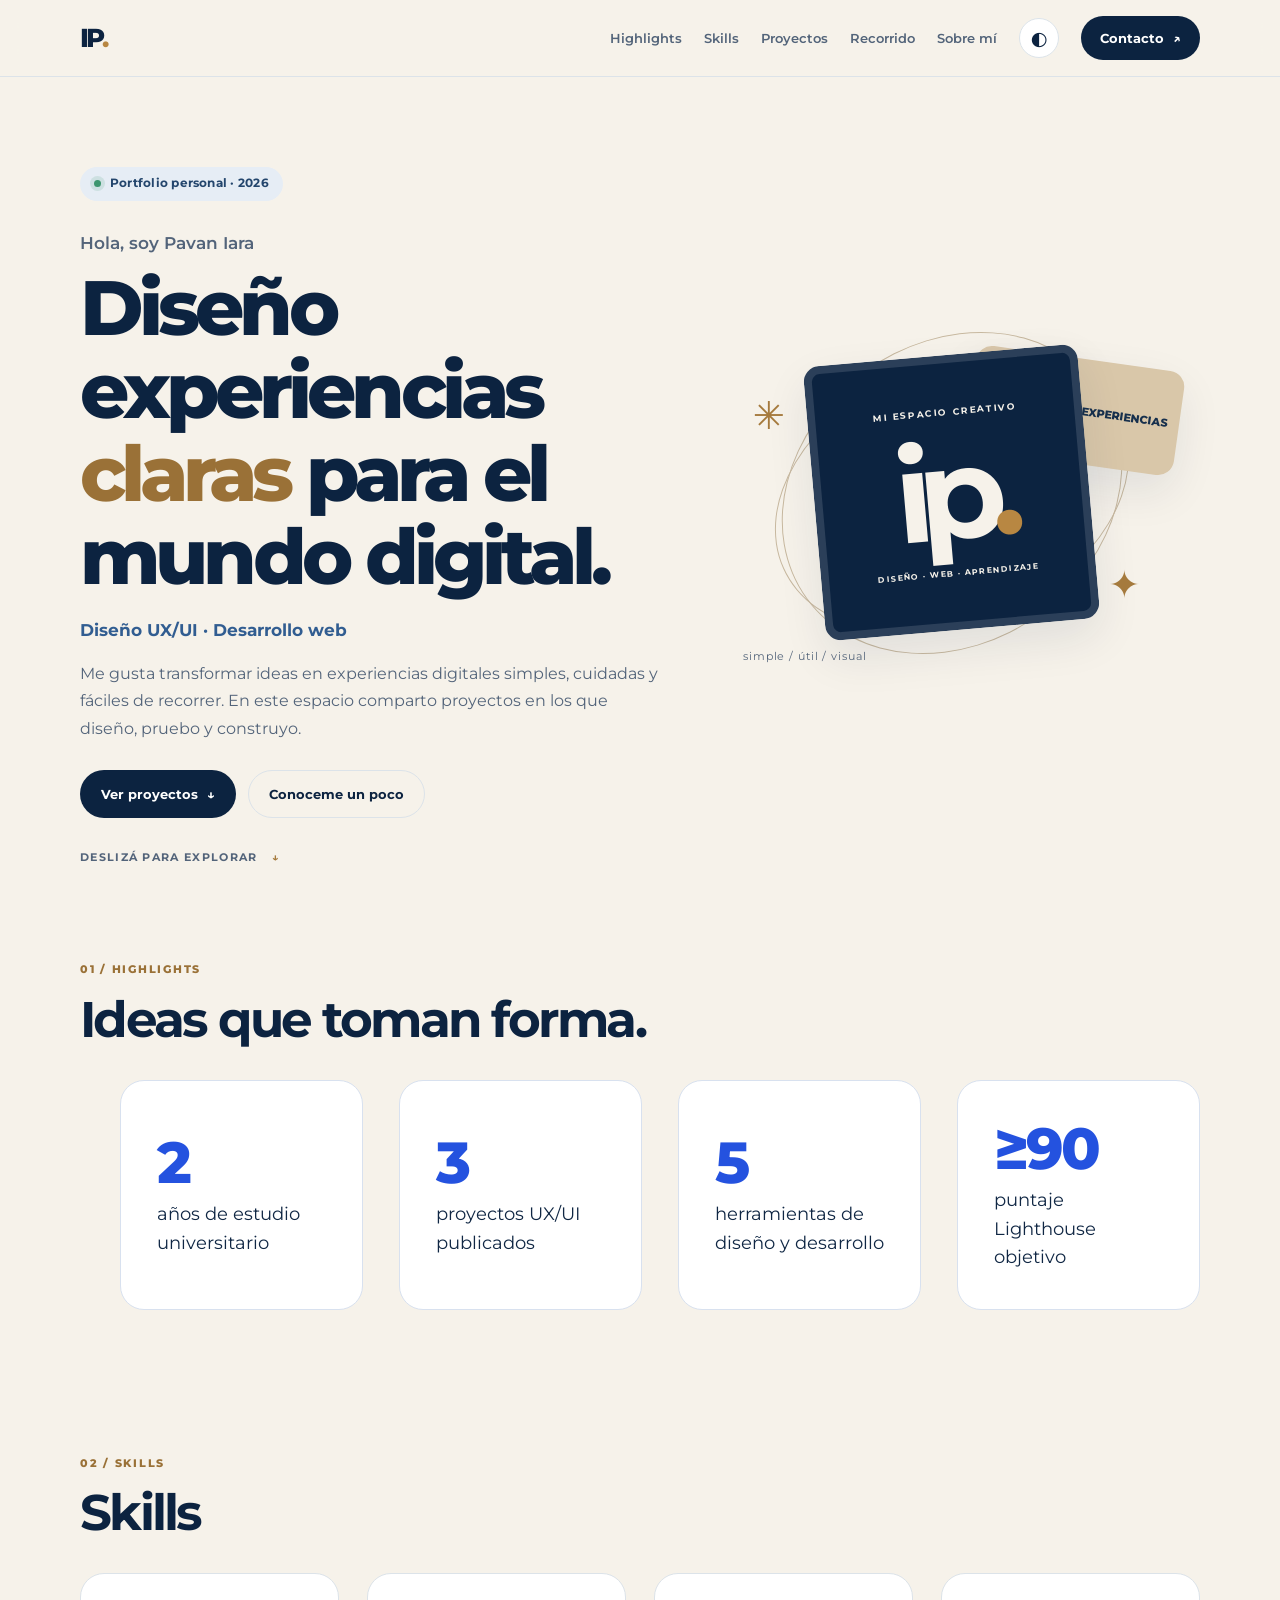
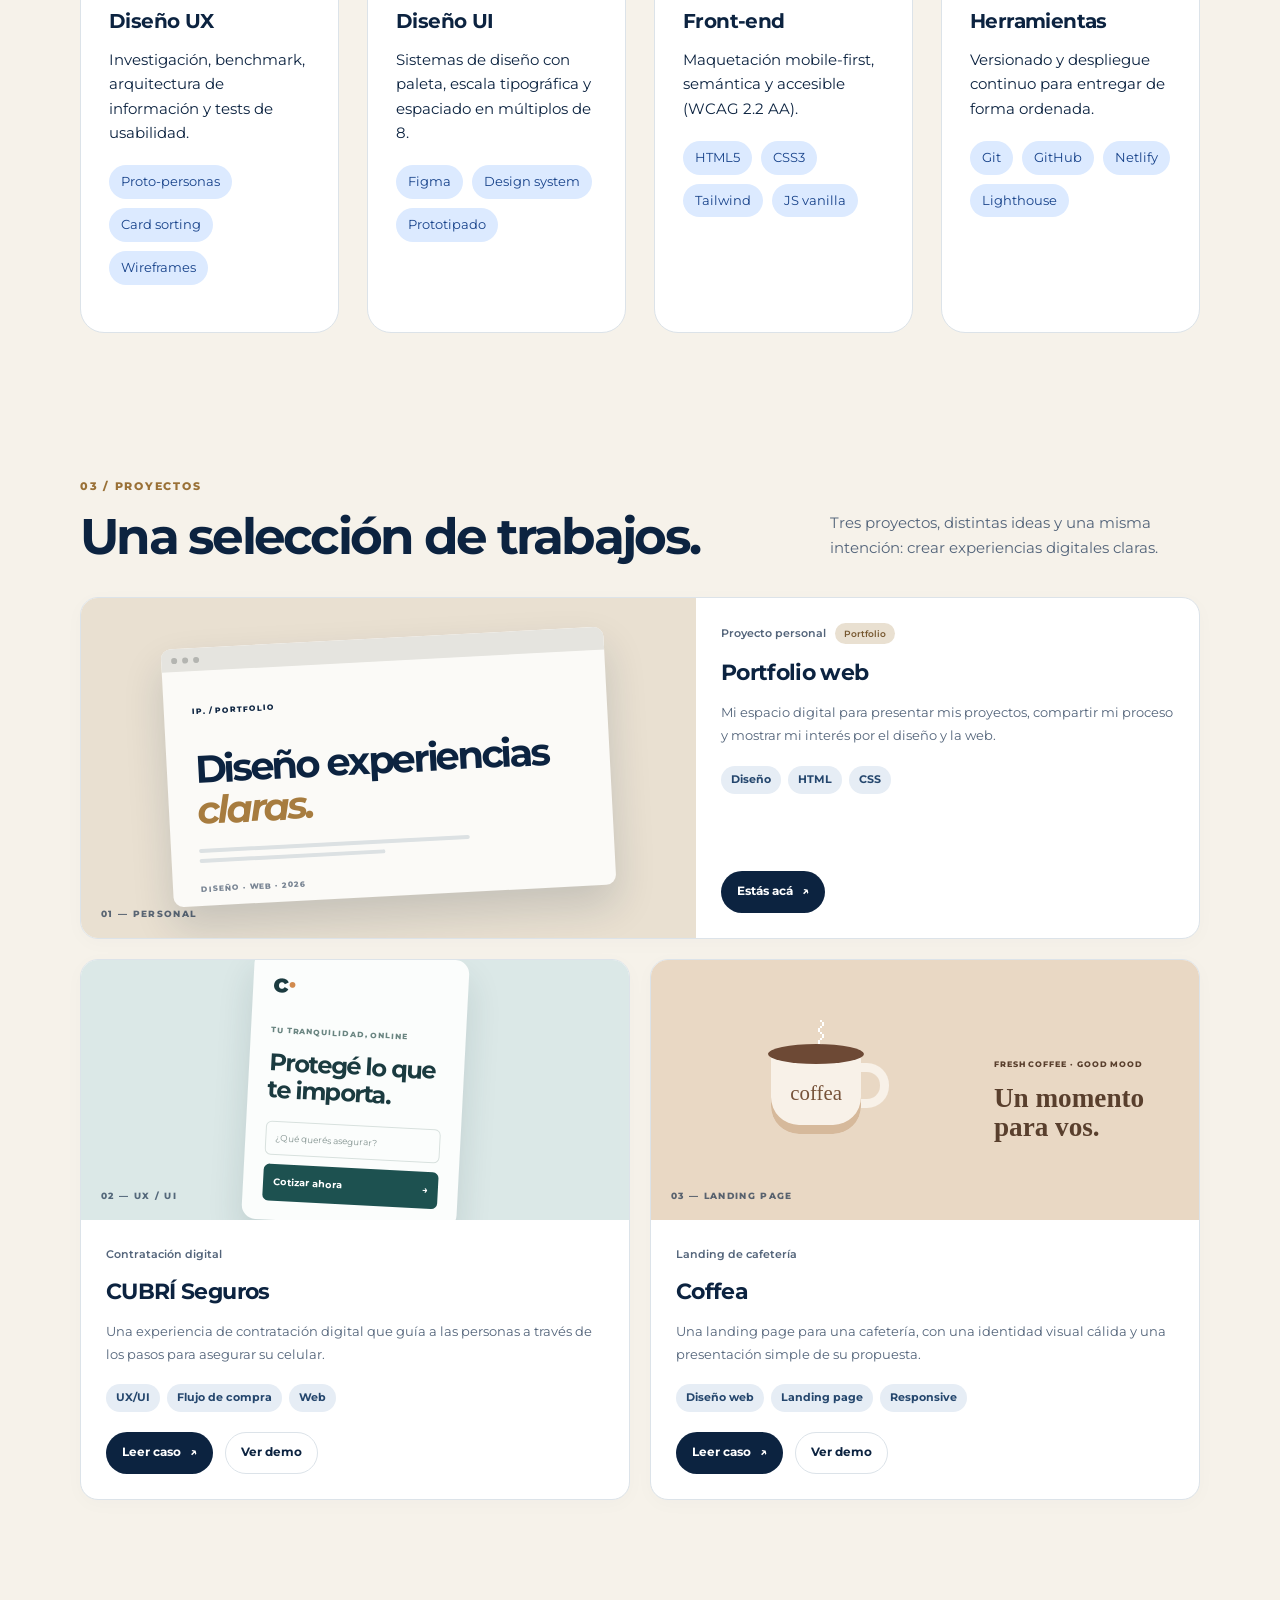
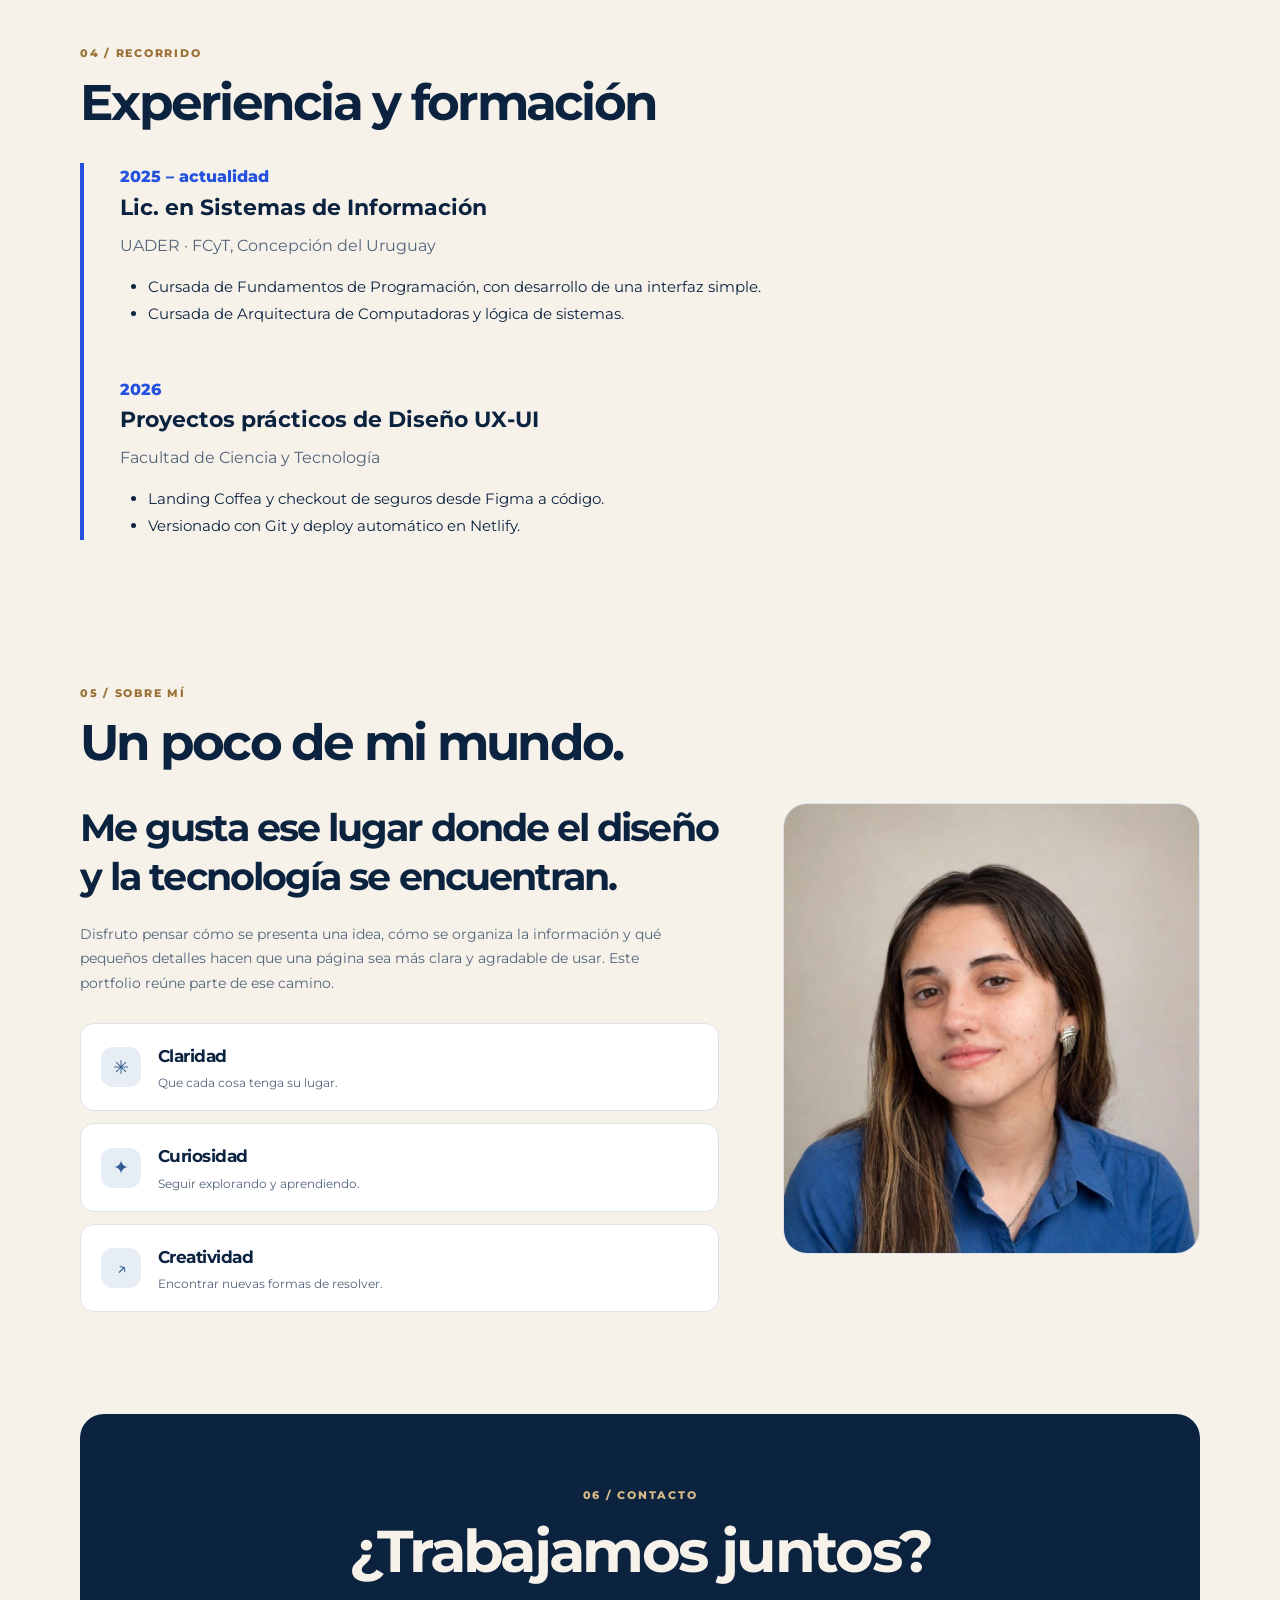
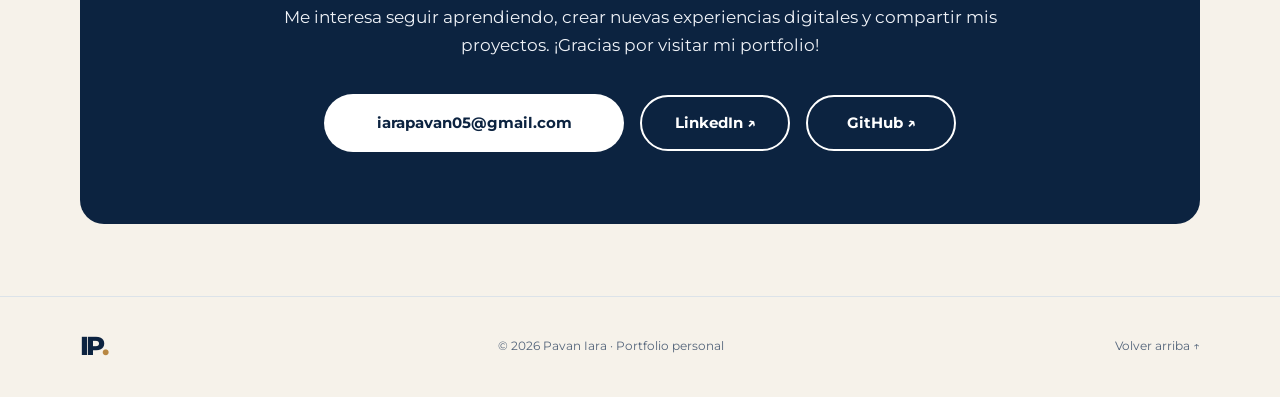
<file: index.html>
<!doctype html>
<html lang="es" data-theme="light">
<head>
  <meta charset="utf-8">
  <meta name="viewport" content="width=device-width, initial-scale=1">
  <meta name="description" content="Portfolio de Pavan Iara. Proyectos de diseño digital, UX/UI y desarrollo web.">
  <meta name="theme-color" content="#f6f2ea">
  <title>Pavan Iara · Diseño digital & Web</title>
  <link rel="preconnect" href="https://fonts.googleapis.com">
  <link rel="preconnect" href="https://fonts.gstatic.com" crossorigin>
  <link href="https://fonts.googleapis.com/css2?family=Montserrat:wght@400;500;600;700;800&display=swap" rel="stylesheet">
  <link rel="stylesheet" href="styles.css">
  <script>
    (() => {
      try {
        const saved = localStorage.getItem('theme');
        const preferred = matchMedia('(prefers-color-scheme: dark)').matches ? 'dark' : 'light';
        document.documentElement.dataset.theme = saved || preferred;
      } catch (_) {}
    })();
  </script>
  <script src="script.js" defer></script>
</head>
<body>
  <a class="skip" href="#main">Saltar al contenido</a>
  <header class="site-header">
    <div class="container bar">
      <a class="logo" href="#top" aria-label="Pavan Iara, inicio">IP<span>.</span></a>
      <button class="menu-btn" type="button" aria-expanded="false" aria-controls="nav" aria-label="Abrir menú">☰</button>
      <nav class="nav" id="nav" aria-label="Navegación principal">
        <ul>
          <li><a href="#highlights">Highlights</a></li>
          <li><a href="#skills">Skills</a></li>
          <li><a href="#projects">Proyectos</a></li>
          <li><a href="#journey">Recorrido</a></li>
          <li><a href="#about">Sobre mí</a></li>
          <li><button class="theme-btn" type="button" aria-label="Cambiar tema" aria-pressed="false">◐</button></li>
          <li><a class="btn btn-primary nav-cta" href="#contact">Contacto <span aria-hidden="true">↗</span></a></li>
        </ul>
      </nav>
    </div>
  </header>

  <main id="main">
    <section class="hero container" id="top">
      <div class="hero-copy">
        <p class="badge"><span class="status-dot"></span> Portfolio personal · 2026</p>
        <p class="eyebrow">Hola, soy Pavan Iara</p>
        <h1>Diseño experiencias <em>claras</em> para el mundo digital.</h1>
        <p class="role">Diseño UX/UI · Desarrollo web</p>
        <p class="lead">Me gusta transformar ideas en experiencias digitales simples, cuidadas y fáciles de recorrer. En este espacio comparto proyectos en los que diseño, pruebo y construyo.</p>
        <div class="actions">
          <a class="btn btn-primary" href="#projects">Ver proyectos <span aria-hidden="true">↓</span></a>
          <a class="btn btn-secondary" href="#about">Conoceme un poco</a>
        </div>
      </div>
      <div class="hero-art" aria-label="Composición gráfica con las iniciales IP">
        <div class="art-orbit orbit-one"></div><div class="art-orbit orbit-two"></div>
        <div class="art-card art-card-back"><span>IDEAS</span><b>→</b><span>EXPERIENCIAS</span></div>
        <div class="art-card art-card-main"><span class="art-kicker">MI ESPACIO CREATIVO</span><strong>ip<span>.</span></strong><span class="art-bottom">DISEÑO · WEB · APRENDIZAJE</span></div>
        <span class="spark spark-one">✳</span><span class="spark spark-two">✦</span>
        <span class="art-note">simple / útil / visual</span>
      </div>
      <a class="scroll-cue" href="#highlights">Deslizá para explorar <span aria-hidden="true">↓</span></a>
    </section>

    <section class="container section" id="highlights" aria-labelledby="highlights-title">
      <div class="section-heading"><p class="section-index">01 / HIGHLIGHTS</p><h2 id="highlights-title">Ideas que toman forma.</h2></div>
      <ul class="grid metrics">
        <li class="card metric"><span class="num">2</span><span>años de estudio universitario</span></li>
        <li class="card metric"><span class="num">3</span><span>proyectos UX/UI publicados</span></li>
        <li class="card metric"><span class="num">5</span><span>herramientas de diseño y desarrollo</span></li>
        <li class="card metric"><span class="num">≥90</span><span>puntaje Lighthouse objetivo</span></li>
      </ul>
    </section>

    <section class="container section" id="skills" aria-labelledby="skills-title">
      <div class="section-heading"><p class="section-index">02 / SKILLS</p><h2 id="skills-title">Skills</h2></div>
      <div class="grid skills-reference">
        <article class="card skill-card"><h3>Diseño UX</h3><p>Investigación, benchmark, arquitectura de información y tests de usabilidad.</p><ul class="chips"><li>Proto-personas</li><li>Card sorting</li><li>Wireframes</li></ul></article>
        <article class="card skill-card"><h3>Diseño UI</h3><p>Sistemas de diseño con paleta, escala tipográfica y espaciado en múltiplos de 8.</p><ul class="chips"><li>Figma</li><li>Design system</li><li>Prototipado</li></ul></article>
        <article class="card skill-card"><h3>Front-end</h3><p>Maquetación mobile-first, semántica y accesible (WCAG 2.2 AA).</p><ul class="chips"><li>HTML5</li><li>CSS3</li><li>Tailwind</li><li>JS vanilla</li></ul></article>
        <article class="card skill-card"><h3>Herramientas</h3><p>Versionado y despliegue continuo para entregar de forma ordenada.</p><ul class="chips"><li>Git</li><li>GitHub</li><li>Netlify</li><li>Lighthouse</li></ul></article>
      </div>
    </section>

    <section class="container section" id="projects" aria-labelledby="projects-title">
      <div class="section-heading projects-heading"><div><p class="section-index">03 / PROYECTOS</p><h2 id="projects-title">Una selección de trabajos.</h2></div><p class="section-intro">Tres proyectos, distintas ideas y una misma intención: crear experiencias digitales claras.</p></div>
      <div class="grid project-grid">
        <article class="card project project-featured">
          <a class="project-visual visual-portfolio" href="#top" aria-label="Ver este portfolio"><div class="visual-window"><div class="window-bar"><i></i><i></i><i></i></div><div class="window-content"><span>IP. / PORTFOLIO</span><b>Diseño experiencias<br><em>claras.</em></b><div class="window-lines"><i></i><i></i></div><small>DISEÑO · WEB · 2026</small></div></div><span class="visual-tag">01 — PERSONAL</span></a>
          <div class="project-body"><p class="meta">Proyecto personal <span class="badge-new">Portfolio</span></p><h3>Portfolio web</h3><p>Mi espacio digital para presentar mis proyectos, compartir mi proceso y mostrar mi interés por el diseño y la web.</p><ul class="chips"><li>Diseño</li><li>HTML</li><li>CSS</li></ul><div class="actions"><a class="btn btn-primary" href="#top">Estás acá <span aria-hidden="true">↗</span></a></div></div>
        </article>
        <article class="card project">
          <a class="project-visual visual-insurance" href="https://segurida-pavan-iara.netlify.app/" target="_blank" rel="noopener noreferrer" aria-label="Abrir Cubrí Seguros"><div class="insurance-ui"><div class="mini-brand">c<span>·</span></div><span class="mini-label">TU TRANQUILIDAD, ONLINE</span><b>Protegé lo que<br>te importa.</b><div class="mini-input">¿Qué querés asegurar?</div><div class="mini-button">Cotizar ahora <span>→</span></div></div><span class="visual-tag">02 — UX / UI</span></a>
          <div class="project-body"><p class="meta">Contratación digital</p><h3>CUBRÍ Seguros</h3><p>Una experiencia de contratación digital que guía a las personas a través de los pasos para asegurar su celular.</p><ul class="chips"><li>UX/UI</li><li>Flujo de compra</li><li>Web</li></ul><div class="actions"><button class="btn btn-primary" type="button" data-open="case-cubri">Leer caso <span aria-hidden="true">↗</span></button><a class="btn btn-secondary" href="https://segurida-pavan-iara.netlify.app/" target="_blank" rel="noopener noreferrer">Ver demo</a></div></div>
        </article>
        <article class="card project">
          <a class="project-visual visual-coffea" href="https://coffee-pavan-iara.netlify.app/" target="_blank" rel="noopener noreferrer" aria-label="Abrir Coffea"><div class="coffee-cup"><div class="cup-steam">〰</div><div class="cup-top"></div><div class="cup-body">coffea</div><div class="cup-handle"></div></div><div class="coffee-copy"><span>FRESH COFFEE · GOOD MOOD</span><b>Un momento<br>para vos.</b></div><span class="visual-tag">03 — LANDING PAGE</span></a>
          <div class="project-body"><p class="meta">Landing de cafetería</p><h3>Coffea</h3><p>Una landing page para una cafetería, con una identidad visual cálida y una presentación simple de su propuesta.</p><ul class="chips"><li>Diseño web</li><li>Landing page</li><li>Responsive</li></ul><div class="actions"><button class="btn btn-primary" type="button" data-open="case-coffea">Leer caso <span aria-hidden="true">↗</span></button><a class="btn btn-secondary" href="https://coffee-pavan-iara.netlify.app/" target="_blank" rel="noopener noreferrer">Ver demo</a></div></div>
        </article>
      </div>
    </section>

    <section class="container section" id="journey" aria-labelledby="journey-title">
      <div class="section-heading"><p class="section-index">04 / RECORRIDO</p><h2 id="journey-title">Experiencia y formación</h2></div>
      <div class="education-list">
        <article class="education-item"><p class="period">2025 – actualidad</p><h3>Lic. en Sistemas de Información</h3><p class="education-place">UADER · FCyT, Concepción del Uruguay</p><ul><li>Cursada de Fundamentos de Programación, con desarrollo de una interfaz simple.</li><li>Cursada de Arquitectura de Computadoras y lógica de sistemas.</li></ul></article>
        <article class="education-item"><p class="period">2026</p><h3>Proyectos prácticos de Diseño UX-UI</h3><p class="education-place">Facultad de Ciencia y Tecnología</p><ul><li>Landing Coffea y checkout de seguros desde Figma a código.</li><li>Versionado con Git y deploy automático en Netlify.</li></ul></article>
      </div>
    </section>

    <section class="container section" id="about" aria-labelledby="about-title">
      <div class="section-heading"><p class="section-index">05 / SOBRE MÍ</p><h2 id="about-title">Un poco de mi mundo.</h2></div>
      <div class="about-layout"><div class="about-copy"><div class="about-intro"><p class="about-big">Me gusta ese lugar donde el diseño y la tecnología se encuentran.</p><p>Disfruto pensar cómo se presenta una idea, cómo se organiza la información y qué pequeños detalles hacen que una página sea más clara y agradable de usar. Este portfolio reúne parte de ese camino.</p></div><div class="about-values"><article class="value-card"><span>✳</span><div><h3>Claridad</h3><p>Que cada cosa tenga su lugar.</p></div></article><article class="value-card"><span>✦</span><div><h3>Curiosidad</h3><p>Seguir explorando y aprendiendo.</p></div></article><article class="value-card"><span>↗</span><div><h3>Creatividad</h3><p>Encontrar nuevas formas de resolver.</p></div></article></div></div><div class="about-photo"><img src="foto-iara.webp" alt="Retrato de Pavan Iara"></div></div>
    </section>

    <section class="container section contact-section" id="contact" aria-labelledby="contact-title">
      <div class="contact-panel">
        <p class="section-index">06 / CONTACTO</p>
        <h2 id="contact-title">¿Trabajamos juntos?</h2>
        <p>Me interesa seguir aprendiendo, crear nuevas experiencias digitales y compartir mis proyectos. ¡Gracias por visitar mi portfolio!</p>
        <div class="actions contact-actions">
          <a class="btn btn-light" href="mailto:iarapavan05@gmail.com">iarapavan05@gmail.com</a>
          <a class="btn btn-outline" href="https://www.linkedin.com/feed/" target="_blank" rel="noopener noreferrer" aria-label="Abrir LinkedIn de Iara">LinkedIn ↗</a>
          <a class="btn btn-outline" href="https://github.com/iarapavan05-art/Portfolio.git" target="_blank" rel="noopener noreferrer" aria-label="Abrir repositorio de GitHub">GitHub ↗</a>
        </div>
      </div>
    </section>
  </main>

  <footer class="site-footer"><div class="container foot"><a class="logo" href="#top">IP<span>.</span></a><p>© 2026 Pavan Iara · Portfolio personal</p><a href="#top">Volver arriba ↑</a></div></footer>

  <dialog id="case-cubri" aria-labelledby="case-cubri-title"><article class="case-content"><button class="close" type="button" data-close aria-label="Cerrar">×</button><p class="section-index">CASO DE ESTUDIO · UX/UI</p><h2 id="case-cubri-title">CUBRÍ Seguros</h2><p class="case-lead">Contratación digital de un seguro para celular.</p><h3>La propuesta</h3><p>Diseñar un recorrido de contratación guiado, para que la persona pueda avanzar paso a paso y entender qué información necesita completar.</p><h3>La experiencia</h3><p>El flujo contempla la cotización, la elección de cobertura, los datos del titular y una instancia de pago simulada. La secuencia busca que el proceso se sienta ordenado y fácil de seguir.</p><a class="btn btn-primary" href="https://segurida-pavan-iara.netlify.app/" target="_blank" rel="noopener noreferrer">Visitar proyecto ↗</a></article></dialog>
  <dialog id="case-coffea" aria-labelledby="case-coffea-title"><article class="case-content"><button class="close" type="button" data-close aria-label="Cerrar">×</button><p class="section-index">CASO DE ESTUDIO · LANDING PAGE</p><h2 id="case-coffea-title">Coffea</h2><p class="case-lead">Una landing page para una cafetería.</p><h3>La propuesta</h3><p>Crear una página que presente la identidad de la cafetería y acerque su propuesta a las personas de una manera visual y simple.</p><h3>La experiencia</h3><p>La landing reúne contenido de marca, bebidas y productos, además de accesos a las secciones principales para que la navegación resulte directa.</p><a class="btn btn-primary" href="https://coffee-pavan-iara.netlify.app/" target="_blank" rel="noopener noreferrer">Visitar proyecto ↗</a></article></dialog>
</body>
</html>
</file>
<file: styles.css>
:root{--bg:#f6f2ea;--surface:#fff;--ink:#0c2340;--muted:#53647a;--line:#dce3e9;--primary:#0c2340;--primary-hover:#17385f;--primary-text:#fff;--secondary:#315d91;--tag-bg:#e6edf5;--tag-text:#24466d;--focus:#b88742;--shadow:0 18px 45px rgba(12,35,64,.09);--r:18px;--font:"Montserrat",system-ui,sans-serif;--s1:8px;--s2:16px;--s3:24px;--s4:32px;--s6:48px;--s8:72px}*{box-sizing:border-box;margin:0}html{scroll-behavior:smooth}body{font:400 16px/1.7 var(--font);background:var(--bg);color:var(--ink)}a{color:inherit}img{max-width:100%;display:block}button{font:inherit}section[id]{scroll-margin-top:95px}.container{width:min(1120px,calc(100% - 40px));margin-inline:auto}.skip{position:absolute;top:-60px;left:16px;z-index:100;background:var(--primary);color:#fff;padding:10px 16px;border-radius:8px}.skip:focus{top:12px}:focus-visible{outline:3px solid var(--focus);outline-offset:4px}.site-header{position:sticky;top:0;z-index:20;background:color-mix(in srgb,var(--bg) 92%,transparent);backdrop-filter:blur(14px);border-bottom:1px solid var(--line)}.bar{min-height:76px;display:flex;align-items:center;justify-content:space-between}.logo{text-decoration:none;font-size:1.65rem;font-weight:800;letter-spacing:-.1em;color:var(--ink)}.logo span,.art-card-main strong span{color:#b88742}.nav ul{display:flex;align-items:center;gap:22px;list-style:none;padding:0}.nav a:not(.btn){text-decoration:none;font-size:.82rem;font-weight:600;color:var(--muted);transition:color .2s}.nav a:not(.btn):hover{color:var(--ink)}.menu-btn{display:none}.theme-btn{width:40px;height:40px;border:1px solid var(--line);border-radius:50%;background:var(--surface);color:var(--ink);cursor:pointer;font-size:1.2rem}.btn{display:inline-flex;align-items:center;justify-content:center;gap:9px;padding:12px 20px;border-radius:999px;border:1px solid transparent;text-decoration:none;font-size:.82rem;font-weight:700;cursor:pointer;transition:transform .2s,background .2s,border-color .2s}.btn:hover{transform:translateY(-2px)}.btn-primary{background:var(--primary);color:#fff}.btn-primary:hover{background:var(--primary-hover)}.btn-secondary{border-color:var(--line);color:var(--ink);background:transparent}.btn-secondary:hover{background:var(--tag-bg)}.nav-cta{padding:10px 18px}.hero{min-height:650px;padding-block:90px 70px;display:grid;grid-template-columns:1.08fr .92fr;align-items:center;gap:40px;position:relative}.badge{display:inline-flex;align-items:center;gap:9px;background:var(--tag-bg);color:var(--tag-text);border-radius:999px;padding:7px 14px;font-size:.72rem;font-weight:700;letter-spacing:.02em}.status-dot{width:7px;height:7px;background:#3c966e;border-radius:50%;box-shadow:0 0 0 4px color-mix(in srgb,#3c966e 15%,transparent)}.eyebrow{margin-top:28px;color:var(--muted);font-weight:600;font-size:1.05rem}.hero h1{max-width:650px;margin:10px 0 16px;font-size:clamp(2.8rem,6vw,5rem);line-height:1.08;letter-spacing:-.065em;font-weight:800}.hero h1 em{font-style:normal;color:#9a7137}.role{font-size:1.08rem;font-weight:700;color:var(--secondary);margin-bottom:16px}.lead{max-width:590px;color:var(--muted);font-size:1rem;margin-bottom:28px}.actions{display:flex;flex-wrap:wrap;gap:12px}.hero-art{height:410px;position:relative;display:grid;place-items:center}.art-orbit{position:absolute;border:1px solid #c7b89f;border-radius:50%;transform:rotate(-24deg)}.orbit-one{width:370px;height:260px}.orbit-two{width:300px;height:360px;transform:rotate(54deg)}.art-card{position:absolute;box-shadow:var(--shadow);border-radius:16px}.art-card-back{right:4%;top:70px;width:210px;height:105px;background:#d9c7a9;color:#17304d;display:flex;align-items:center;justify-content:space-around;font-size:.7rem;font-weight:800;transform:rotate(8deg)}.art-card-back b{font-size:1.7rem}.art-card-main{width:275px;height:275px;background:#0c2340;color:#f6f2ea;display:flex;flex-direction:column;align-items:center;justify-content:center;transform:rotate(-5deg);border:8px solid rgba(255,255,255,.13)}.art-kicker,.art-bottom{font-size:.57rem;letter-spacing:.18em;font-weight:700}.art-card-main strong{font-size:8rem;letter-spacing:-.12em;line-height:1.15}.art-bottom{font-size:.5rem}.spark{position:absolute;color:#a57a3d;font-size:2.4rem}.spark-one{left:10%;top:95px}.spark-two{right:12%;bottom:80px}.art-note{position:absolute;bottom:32px;left:8%;font-size:.7rem;color:var(--muted);letter-spacing:.08em}.scroll-cue{position:absolute;bottom:22px;left:0;text-decoration:none;color:var(--muted);font-size:.68rem;font-weight:700;letter-spacing:.12em;text-transform:uppercase}.scroll-cue span{margin-left:10px;color:#a57a3d}.section{padding-block:var(--s8)}.section-heading{margin-bottom:32px}.section-index{font-size:.68rem;font-weight:800;letter-spacing:.16em;color:#9a7137;margin-bottom:12px}.section h2,.contact-panel h2{font-size:clamp(2rem,4vw,3.1rem);line-height:1.15;letter-spacing:-.055em}.section-intro{max-width:570px;color:var(--muted);margin-top:12px;font-size:.92rem}.grid{display:grid;gap:20px}.metrics{grid-template-columns:repeat(4,minmax(0,1fr))}.card{background:var(--surface);border:1px solid var(--line);border-radius:var(--r);box-shadow:0 4px 20px rgba(12,35,64,.025)}.metric{padding:30px 28px;min-height:190px;display:flex;flex-direction:column;justify-content:center;gap:4px;border-radius:24px;box-shadow:none}.num{font-size:3.5rem;font-weight:800;letter-spacing:-.07em;line-height:1.12;color:#2452df}.metric span:last-child{font-size:1rem;line-height:1.55;color:var(--ink);font-weight:400;max-width:18ch}.cols-3{grid-template-columns:repeat(3,1fr)}.skill-card{padding:28px;position:relative;overflow:hidden}.skill-number{display:block;color:#b88742;font-size:.72rem;font-weight:800;letter-spacing:.1em;margin-bottom:25px}.skill-card h3,.project h3,.journey-item h3,.value-card h3{font-size:1.08rem;letter-spacing:-.03em;margin-bottom:9px}.skill-card p,.project-body>p:not(.meta),.journey-item p:not(.period),.value-card p{font-size:.83rem;color:var(--muted);line-height:1.75}.chips{display:flex;flex-wrap:wrap;gap:7px;list-style:none;padding:0;margin-top:18px}.chips li{background:var(--tag-bg);color:var(--tag-text);padding:5px 10px;border-radius:999px;font-size:.66rem;font-weight:700}.projects-heading{display:flex;justify-content:space-between;align-items:end;gap:30px}.projects-heading .section-intro{max-width:370px;margin:0 0 4px}.project-grid{grid-template-columns:repeat(2,1fr);align-items:stretch}.project{overflow:hidden;display:flex;flex-direction:column;transition:transform .25s,box-shadow .25s}.project:hover{transform:translateY(-5px);box-shadow:var(--shadow)}.project-featured{grid-column:span 2;display:grid;grid-template-columns:1.1fr .9fr}.project-visual{height:260px;position:relative;overflow:hidden;display:flex;align-items:center;justify-content:center;text-decoration:none}.project-featured .project-visual{height:100%;min-height:340px}.visual-tag{position:absolute;left:20px;bottom:16px;font-size:.59rem;font-weight:800;letter-spacing:.14em;color:rgba(12,35,64,.65)}.visual-portfolio{background:#e9e0d1}.visual-window{width:72%;height:76%;background:#fbfaf7;border-radius:10px;box-shadow:0 20px 40px rgba(12,35,64,.16);overflow:hidden;transform:rotate(-3deg)}.window-bar{height:23px;background:#e5e4df;display:flex;align-items:center;gap:5px;padding-left:10px}.window-bar i{width:6px;height:6px;border-radius:50%;background:#b4b5b1}.window-content{padding:24px 28px;color:#0c2340}.window-content>span,.window-content small{font-size:.48rem;letter-spacing:.12em;font-weight:800}.window-content b{display:block;font-size:clamp(1.3rem,3vw,2.6rem);line-height:1.05;letter-spacing:-.06em;margin:28px 0 18px}.window-content em{color:#a77c3f}.window-lines{display:grid;gap:6px}.window-lines i{height:4px;width:70%;background:#dce1e3;border-radius:4px}.window-lines i:last-child{width:48%}.window-content small{display:block;margin-top:20px;color:#788493}.visual-insurance{background:#dbe8e7}.insurance-ui{width:215px;background:#fbfdfc;border-radius:14px;padding:19px 20px;box-shadow:0 20px 35px rgba(23,59,64,.14);color:#1b3b40;transform:rotate(3deg)}.mini-brand{font-weight:800;font-size:1.6rem;line-height:1;margin-bottom:18px}.mini-brand span{color:#d18a4e}.mini-label{font-size:.48rem;letter-spacing:.12em;color:#6a8581;font-weight:800}.insurance-ui b{display:block;font-size:1.5rem;line-height:1.12;letter-spacing:-.06em;margin:9px 0 17px}.mini-input{border:1px solid #d8e1de;border-radius:6px;padding:9px;font-size:.55rem;color:#81918e}.mini-button{background:#1d5150;color:white;border-radius:6px;padding:10px;margin-top:9px;font-size:.6rem;font-weight:700;display:flex;justify-content:space-between}.visual-coffea{background:#e9d8c4}.coffee-cup{position:absolute;left:19%;top:22%;width:130px;height:130px}.cup-body{position:absolute;left:16px;top:34px;width:90px;height:83px;background:#f8f1e8;border-radius:8px 8px 28px 28px;display:grid;place-items:center;color:#765239;font-family:Georgia,serif;font-size:1.3rem;box-shadow:inset 0 -9px 0 #d6b99b;z-index:2}.cup-top{position:absolute;left:13px;top:27px;width:96px;height:20px;background:#6d4935;border-radius:50%;z-index:3}.cup-handle{position:absolute;left:96px;top:46px;width:38px;height:45px;border:9px solid #f8f1e8;border-left:0;border-radius:0 22px 22px 0}.cup-steam{position:absolute;top:-8px;left:48px;color:#fff;font-size:2rem;transform:rotate(90deg)}.coffee-copy{position:absolute;right:10%;top:34%;color:#593f2d}.coffee-copy span{font-size:.48rem;letter-spacing:.12em;font-weight:800}.coffee-copy b{display:block;font-family:Georgia,serif;font-size:1.7rem;line-height:1.05;margin-top:9px}.project-body{padding:25px;display:flex;flex-direction:column;align-items:flex-start;flex:1}.meta{font-size:.68rem;color:var(--muted);font-weight:600;margin-bottom:10px}.badge-new{display:inline-block;background:#e9e0d1;color:#76572f;border-radius:999px;padding:3px 9px;margin-left:6px;font-size:.58rem}.project-body h3{font-size:1.35rem;margin-bottom:10px}.project-body .actions{margin-top:auto;padding-top:20px}.project-body .btn{font-size:.72rem;padding:10px 15px}.journey-list{border-top:1px solid var(--line)}.journey-item{display:grid;grid-template-columns:55px 1fr 30px;gap:20px;align-items:start;padding:25px 0;border-bottom:1px solid var(--line)}.journey-mark{font-size:.75rem;font-weight:800;color:#a57a3d;padding-top:4px}.period{font-size:.67rem;color:var(--secondary);font-weight:800;letter-spacing:.1em;text-transform:uppercase;margin-bottom:5px}.journey-item h3{font-size:1.15rem}.journey-item p:not(.period){max-width:680px}.journey-arrow{font-size:1.2rem;color:#a57a3d}.about-layout{display:grid;grid-template-columns:1.15fr .85fr;gap:70px;align-items:center}.about-big{font-size:clamp(1.6rem,3vw,2.4rem);font-weight:700;line-height:1.28;letter-spacing:-.05em;margin-bottom:20px}.about-intro>p:last-child{max-width:600px;color:var(--muted);font-size:.9rem}.about-values{display:grid;gap:12px}.value-card{display:flex;gap:17px;align-items:center;background:var(--surface);border:1px solid var(--line);border-radius:14px;padding:17px 20px}.value-card>span{width:40px;height:40px;display:grid;place-items:center;background:var(--tag-bg);color:var(--secondary);border-radius:12px;font-size:1.2rem}.value-card h3{margin:0 0 2px}.value-card p{font-size:.75rem}.contact-section{padding-top:30px}.contact-panel{background:#0c2340;color:#f6f2ea;text-align:center;border-radius:24px;padding:72px 28px}.contact-panel .section-index{color:#d5b987}.contact-panel h2{max-width:760px;margin:0 auto 18px;font-size:clamp(2.3rem,5vw,3.7rem);letter-spacing:-.045em}.contact-panel>p:not(.section-index){max-width:720px;margin:0 auto 34px;color:#f0f3f8;font-size:1.05rem;line-height:1.7}.contact-panel .actions{justify-content:center;gap:16px}.btn-light{background:#fff;color:#0c2340;padding:15px 30px;font-size:.95rem}.btn-outline{border:2px solid #fff;color:#fff;padding:13px 28px;font-size:.95rem}.btn-outline:hover{background:rgba(255,255,255,.1)}\n.contact-panel .btn{min-height:56px}.site-footer{border-top:1px solid var(--line)}.foot{min-height:100px;display:flex;align-items:center;justify-content:space-between;gap:20px}.foot p,.foot>a:last-child{font-size:.72rem;color:var(--muted);text-decoration:none}.foot>a:last-child:hover{color:var(--ink)}dialog{width:min(620px,calc(100% - 28px));max-height:85vh;border:1px solid var(--line);border-radius:20px;padding:0;background:var(--surface);color:var(--ink);box-shadow:0 30px 90px rgba(0,0,0,.25);margin:auto}dialog::backdrop{background:rgba(5,18,33,.65);backdrop-filter:blur(4px)}.case-content{position:relative;padding:42px}.case-content h2{font-size:2.2rem;letter-spacing:-.06em;margin-bottom:8px}.case-content h3{font-size:1rem;margin:25px 0 6px}.case-content p:not(.section-index){color:var(--muted);font-size:.88rem}.case-content .case-lead{font-size:1rem!important;color:var(--secondary)!important;font-weight:700}.case-content .btn{margin-top:25px}.close{position:absolute;right:20px;top:18px;border:0;background:var(--tag-bg);color:var(--ink);width:38px;height:38px;border-radius:50%;font-size:1.5rem;cursor:pointer}[data-theme="dark"]{color-scheme:dark;--bg:#0c2340;--surface:#143253;--ink:#edf1f5;--muted:#b5c3d2;--line:#294968;--primary:#e8dcc8;--primary-hover:#f2e8d7;--primary-text:#0c2340;--secondary:#a9c5e8;--tag-bg:#203f60;--tag-text:#dce8f4;--shadow:0 18px 45px rgba(0,0,0,.22)}[data-theme="dark"] .btn-primary{background:#e8dcc8;color:#0c2340}[data-theme="dark"] .btn-primary:hover{background:#f2e8d7}[data-theme="dark"] .art-card-main{background:#e8dcc8;color:#0c2340}[data-theme="dark"] .visual-portfolio{background:#d9c7a9}[data-theme="dark"] .visual-insurance{background:#b8d0cc}[data-theme="dark"] .visual-coffea{background:#d9c1a6}[data-theme="dark"] .contact-panel{border:1px solid #294968}[data-theme="dark"] .contact-panel .btn-primary{background:#e8dcc8;color:#0c2340}@media(min-width:900px){.cols-3{grid-template-columns:repeat(3,1fr)}}@media(max-width:899px){.nav ul{gap:12px}.nav a:not(.btn){font-size:.72rem}.hero{min-height:600px;gap:15px}.hero-art{transform:scale(.88)}.about-layout{gap:35px}}@media(max-width:1000px){.metrics{grid-template-columns:repeat(2,minmax(0,1fr))}}\n@media(max-width:700px){.container{width:min(100% - 32px,560px)}.bar{min-height:68px}.menu-btn{display:block;border:1px solid var(--line);background:var(--surface);color:var(--ink);border-radius:9px;width:42px;height:42px;font-size:1.2rem}.nav{display:none;position:absolute;top:100%;left:0;right:0;background:var(--bg);border-bottom:1px solid var(--line);padding:14px 20px 20px}.nav.open{display:block}.nav ul{display:grid;gap:5px}.nav a:not(.btn){display:block;padding:10px 4px;font-size:.85rem}.nav ul li:has(.theme-btn){padding:6px 0}.nav-cta{width:max-content;margin-top:5px}.hero{display:block;padding-block:65px 95px}.hero h1{font-size:clamp(2.7rem,13vw,4.2rem)}.hero-art{height:350px;max-width:430px;margin:15px auto 0;transform:scale(.85)}.scroll-cue{bottom:25px}.section{padding-block:55px}.metrics,.cols-3{grid-template-columns:1fr}.metric{min-height:145px;padding:22px 24px}.num{font-size:2.8rem}.contact-panel{padding:48px 20px}.contact-panel .actions{align-items:stretch}.contact-panel .btn{width:100%}.metric{padding:18px 22px}.num{font-size:2.2rem}.projects-heading{display:block}.projects-heading .section-intro{margin-top:12px}.project-grid{grid-template-columns:1fr}.project-featured{grid-column:auto;display:flex}.project-featured .project-visual{min-height:250px;height:250px}.project-visual{height:245px}.about-layout{grid-template-columns:1fr;gap:30px}.journey-item{grid-template-columns:35px 1fr 20px;gap:12px}.contact-panel{padding:48px 20px}.foot{padding-block:22px;flex-wrap:wrap;justify-content:space-between}.foot p{order:3;width:100%}.case-content{padding:35px 24px}.case-content h2{font-size:1.9rem}}@media(prefers-reduced-motion:reduce){html{scroll-behavior:auto}*,*::before,*::after{transition:none!important;animation:none!important}}

/* Contacto: accesos personales */
.contact-actions{display:flex;flex-wrap:wrap;align-items:center;justify-content:center;gap:16px}
.contact-actions .btn{min-width:150px;text-decoration:none}
.contact-actions .btn-light{min-width:300px}
@media(max-width:700px){
  .contact-actions{flex-direction:column;align-items:stretch}
  .contact-actions .btn,.contact-actions .btn-light{width:100%;min-width:0}
}

/* Highlights: cuatro métricas como en la referencia visual */
.metrics{grid-template-columns:repeat(4,minmax(0,1fr));gap:36px}
.metrics .metric{background:#fff;border:1px solid #d8e1ef;border-radius:24px;min-height:230px;padding:36px;justify-content:center;gap:8px}
.metrics .metric .num{font-size:3.6rem;line-height:1.05;color:#2452df;font-weight:800;letter-spacing:-.055em}
.metrics .metric span:last-child{font-size:1.15rem;line-height:1.55;color:#102744;font-weight:400;max-width:17ch}
@media(max-width:1000px){.metrics{grid-template-columns:repeat(2,minmax(0,1fr));gap:20px}}
@media(max-width:600px){.metrics{grid-template-columns:1fr}.metrics .metric{min-height:150px;padding:26px}.metrics .metric .num{font-size:3rem}}

/* Sobre mí: texto y valores a la izquierda, retrato a la derecha */
.about-layout{display:grid;grid-template-columns:minmax(0,1.15fr) minmax(260px,.75fr);gap:64px;align-items:start}
.about-copy{display:grid;gap:28px}
.about-values{display:grid;gap:12px}
.about-photo{width:100%;max-width:430px;justify-self:end;overflow:hidden;border-radius:24px;aspect-ratio:1/1.08;background:var(--tag-bg);border:1px solid var(--line)}
.about-photo img{display:block;width:100%;height:100%;object-fit:cover;object-position:center 38%}
@media(max-width:700px){
  .about-layout{grid-template-columns:1fr;gap:28px}
  .about-copy{gap:22px}
  .about-photo{grid-row:1;justify-self:center;width:min(100%,360px);max-width:none}
}

/* Ajustes para reproducir las referencias compartidas */
.skills-reference{grid-template-columns:repeat(4,minmax(0,1fr));gap:28px}
.skills-reference .skill-card{min-height:360px;padding:30px 28px;border-radius:24px;box-shadow:none}
.skills-reference .skill-number{display:none}
.skills-reference .skill-card h3{font-size:1.25rem;margin-bottom:10px}
.skills-reference .skill-card p{font-size:.92rem;line-height:1.65;color:var(--ink)}
.skills-reference .chips{gap:9px;margin-top:20px}
.skills-reference .chips li{font-size:.8rem;font-weight:400;padding:6px 12px;background:#dceaff;color:#17428a}
.projects-reference{grid-template-columns:repeat(3,minmax(0,1fr));gap:28px;align-items:stretch}
.projects-reference .project{border-radius:24px;box-shadow:none;min-height:500px}
.projects-reference .project-body{padding:30px;align-items:flex-start}
.projects-reference .project-body h3{font-size:1.25rem;line-height:1.3;margin-bottom:18px}
.projects-reference .project-body>p:not(.meta){font-size:.95rem;line-height:1.65;color:var(--ink);margin-bottom:14px}
.projects-reference .project-body .chips{margin-top:18px}
.projects-reference .project-body .chips li{font-size:.8rem;font-weight:400;padding:6px 12px;background:#dceaff;color:#17428a}
.projects-reference .project-body .actions{display:flex;flex-direction:column;align-items:flex-start;gap:18px;padding-top:28px}
.projects-reference .project-body .btn{font-size:.9rem;padding:13px 24px}
.projects-reference .project-body .btn-secondary{border:2px solid #2452df;color:#2452df}
.education-list{border-left:4px solid #2452df;padding-left:36px;display:grid;gap:48px;margin-top:8px}
.education-item .period{font-size:1rem;letter-spacing:0;text-transform:none;color:#2452df;margin-bottom:2px}
.education-item h3{font-size:1.35rem;line-height:1.35;margin-bottom:10px}
.education-place{font-size:1rem;color:var(--muted);margin-bottom:14px}
.education-item ul{padding-left:28px;color:var(--ink);font-size:.95rem;line-height:1.8}
@media(max-width:1000px){.skills-reference{grid-template-columns:repeat(2,minmax(0,1fr))}.projects-reference{grid-template-columns:1fr 1fr}.projects-reference .project:last-child{grid-column:1/-1}}
@media(max-width:700px){.skills-reference,.projects-reference{grid-template-columns:1fr}.projects-reference .project:last-child{grid-column:auto}.skills-reference .skill-card,.projects-reference .project{min-height:0}.education-list{padding-left:22px;gap:34px}.education-item h3{font-size:1.15rem}}
</file>
